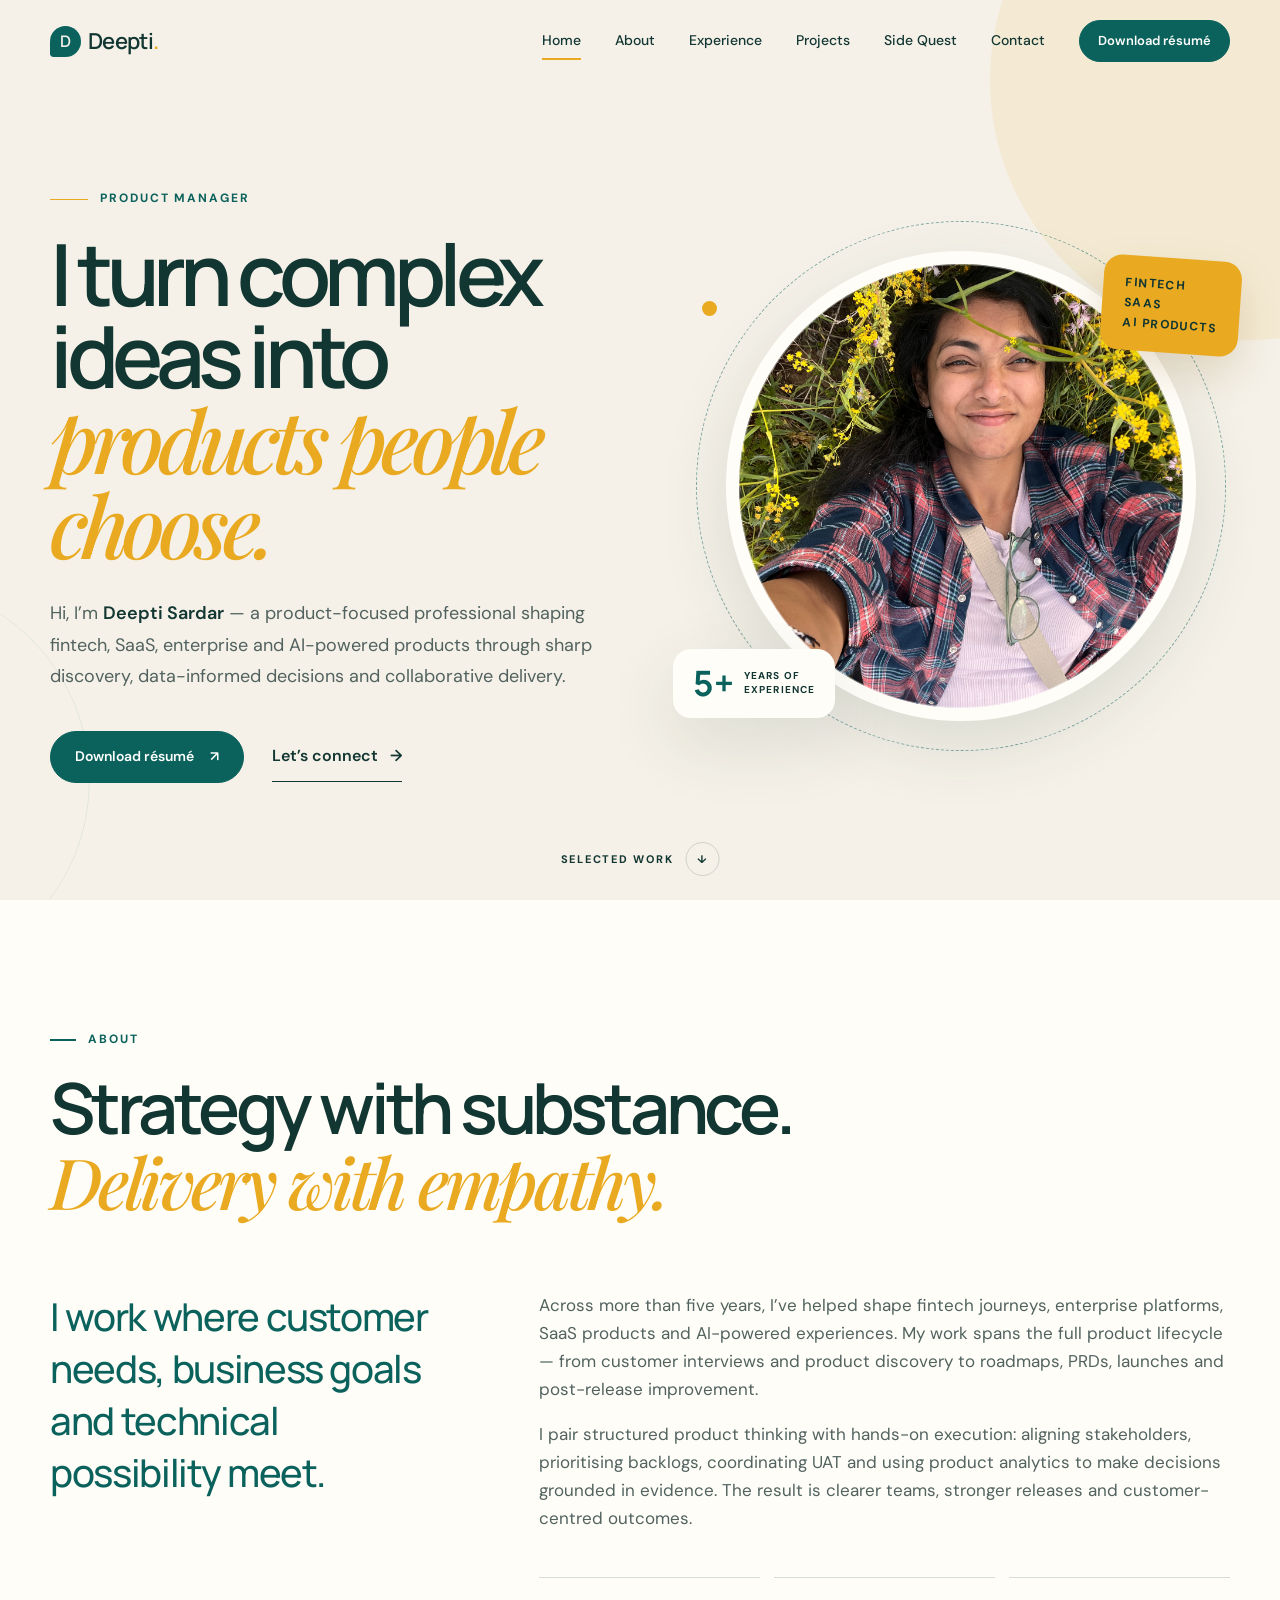
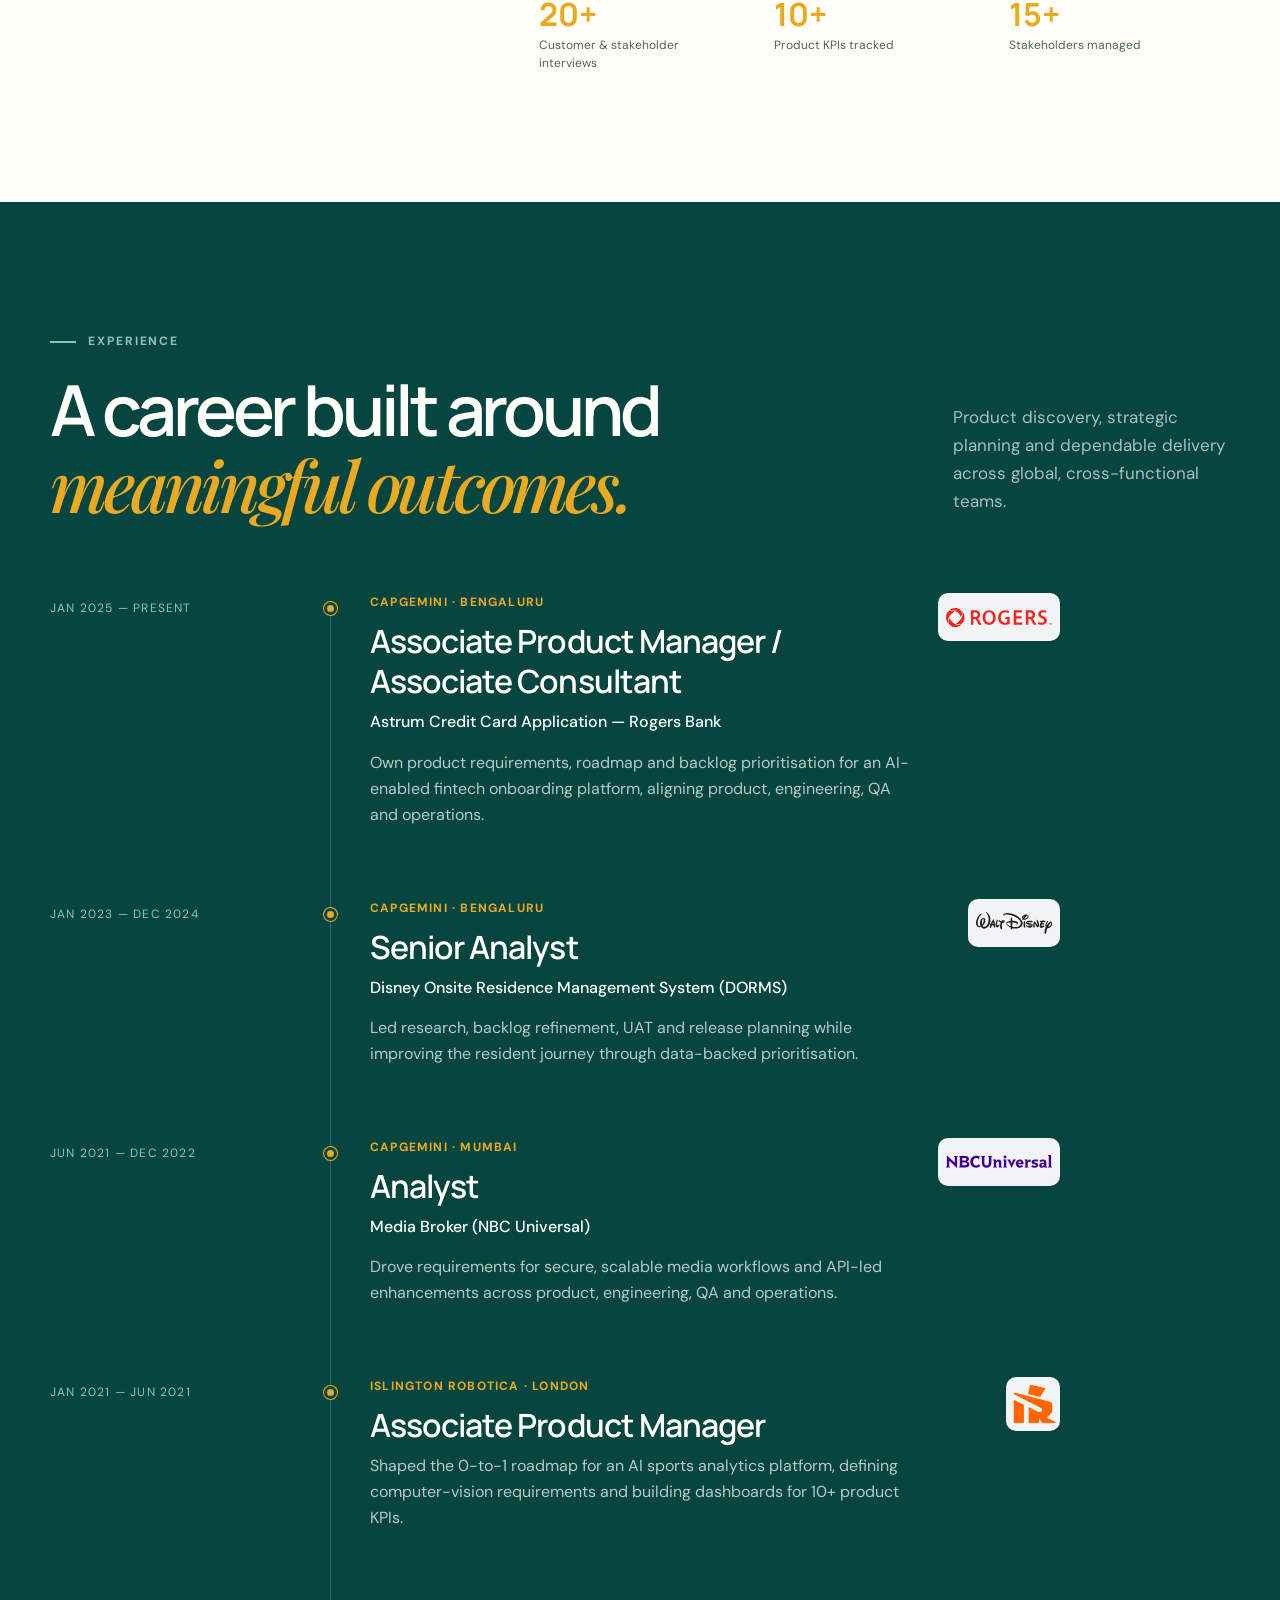
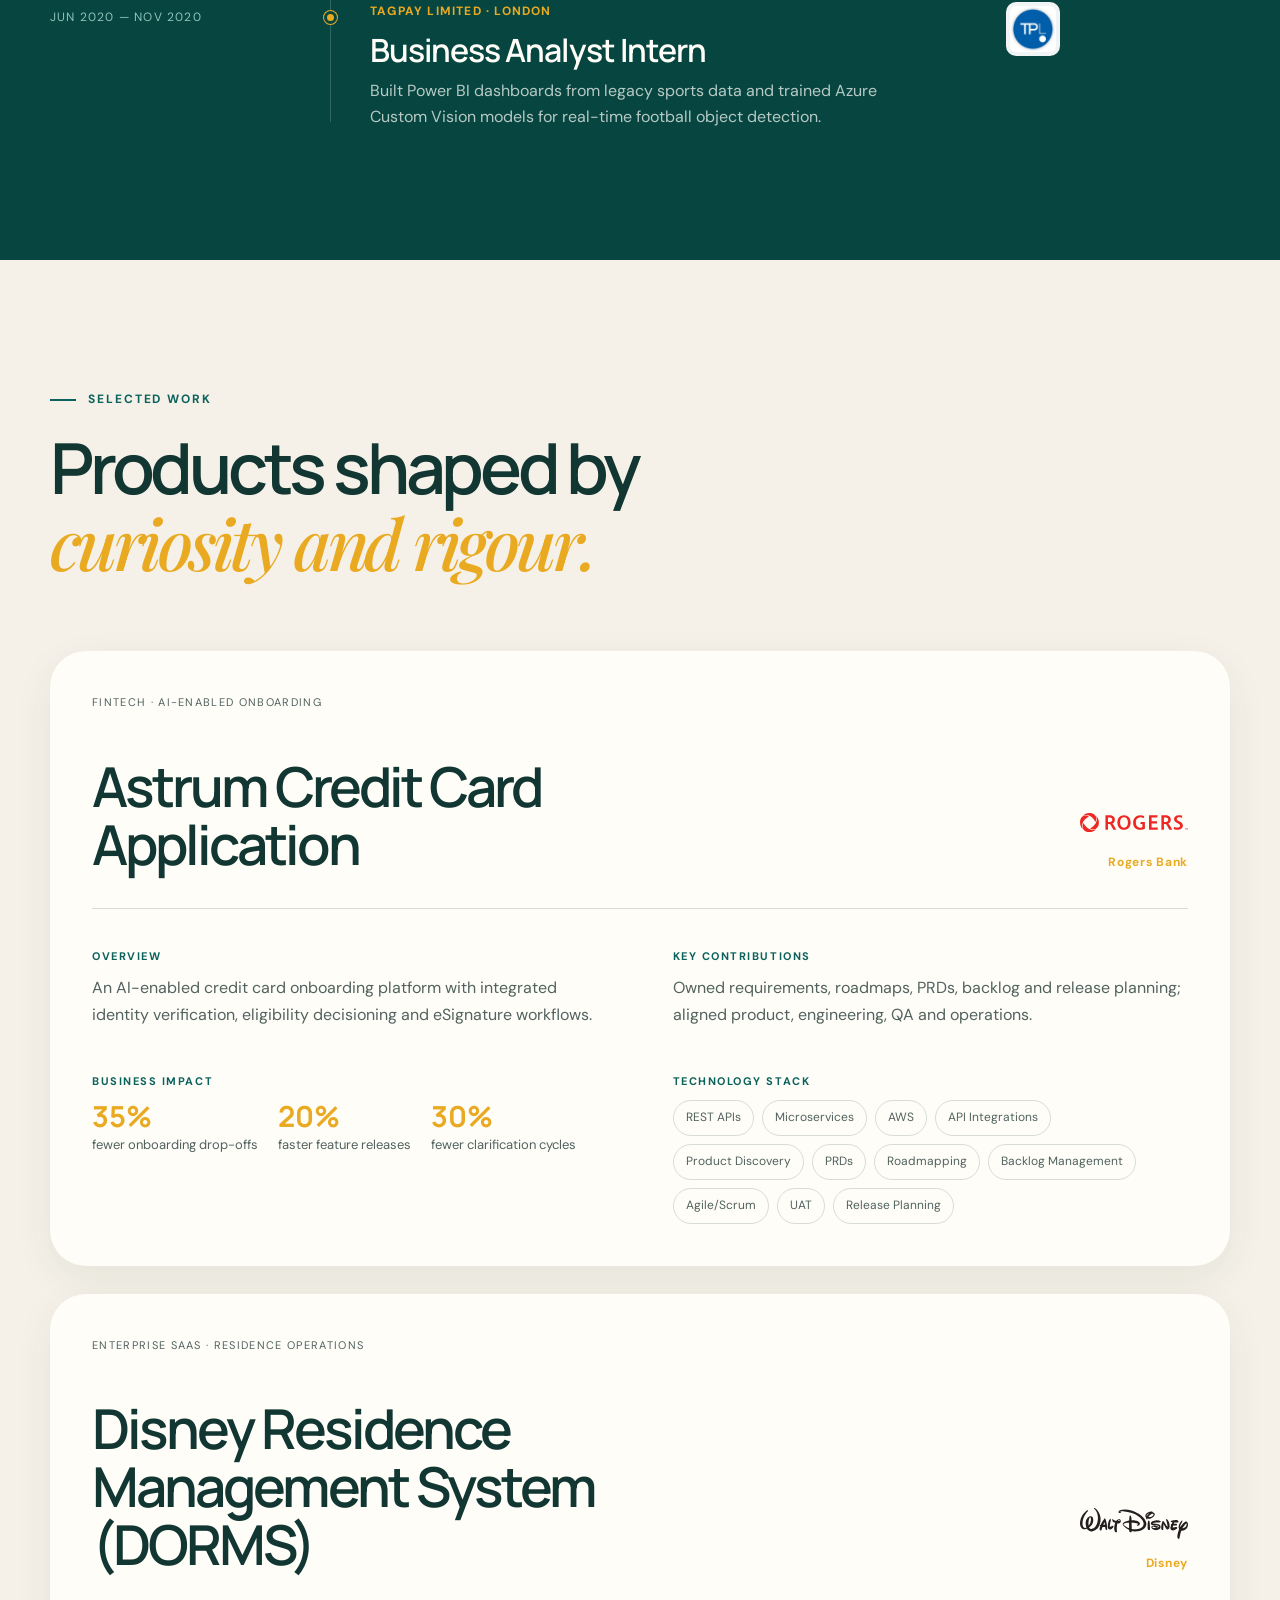
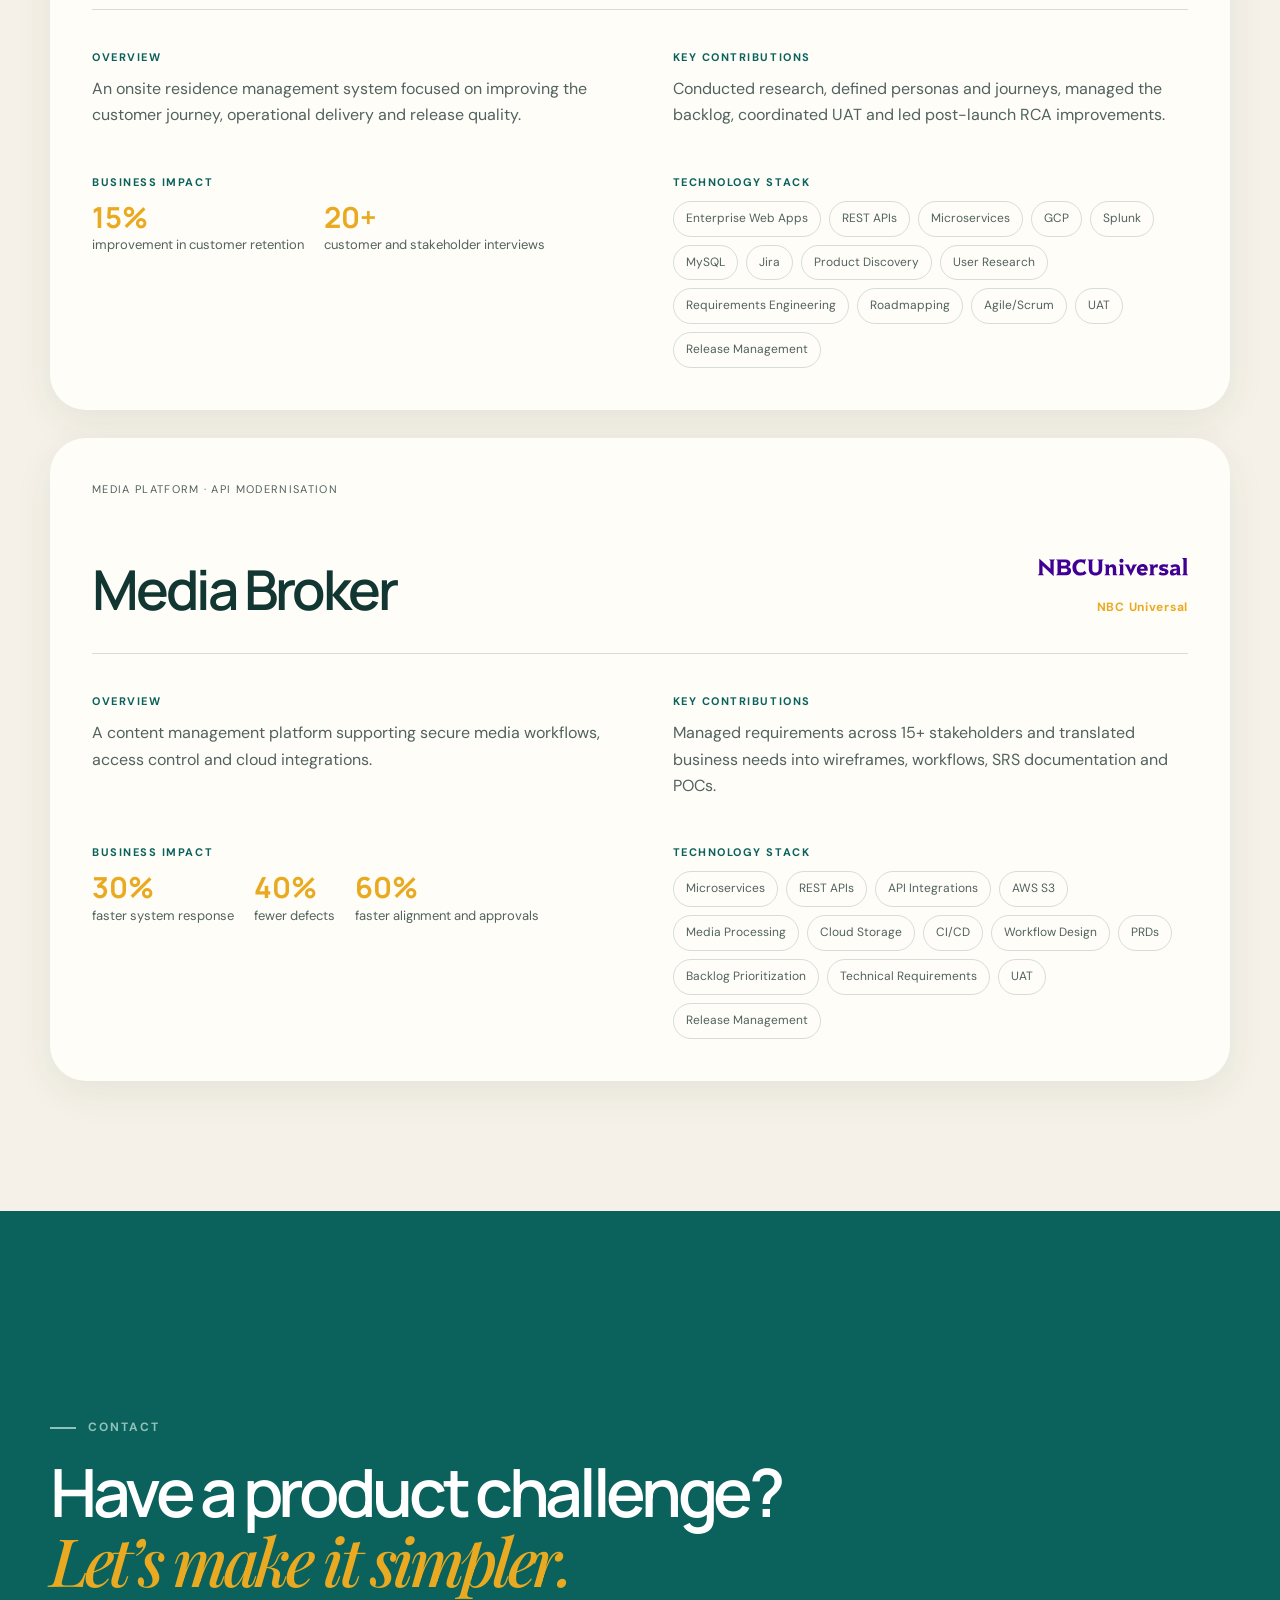
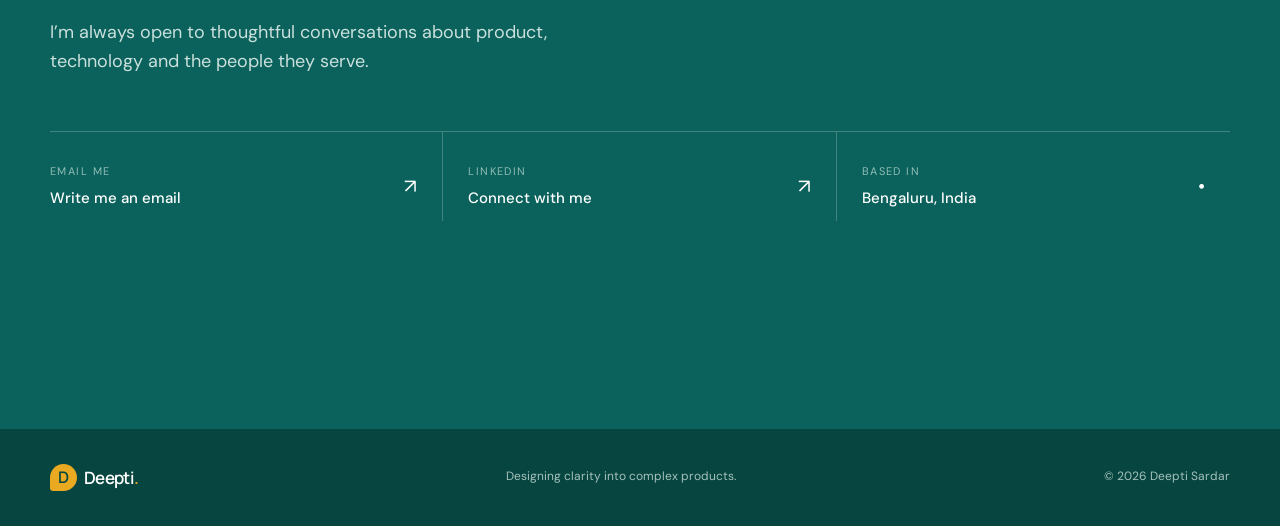
<file: index.html>
<!DOCTYPE html>
<html lang="en">
<head>
  <meta charset="UTF-8">
  <meta name="viewport" content="width=device-width, initial-scale=1.0">
  <meta name="description" content="Portfolio of Deepti Sardar, a product manager building customer-centred fintech, SaaS, enterprise and AI products.">
  <meta name="author" content="Deepti Sardar">
  <meta name="theme-color" content="#0b625c">
  <meta property="og:type" content="website">
  <meta property="og:title" content="Deepti Sardar — Product Manager">
  <meta property="og:description" content="Product manager with 5+ years of experience across fintech, SaaS, enterprise platforms and AI products.">
  <meta property="og:image" content="assets/profile-placeholder.png">
  <title>Deepti Sardar — Product Manager</title>
  <link rel="stylesheet" href="style.css">
  <script src="script.js" defer></script>
</head>
<body>
  <a class="skip-link" href="#main-content">Skip to content</a>

  <header class="site-header" id="site-header">
    <nav class="nav container" aria-label="Primary navigation">
      <a class="brand" href="#home" aria-label="Deepti Sardar, home">
        <span class="brand-mark">D</span><span>Deepti<span class="brand-dot">.</span></span>
      </a>
      <button class="menu-toggle" type="button" aria-expanded="false" aria-controls="nav-links" aria-label="Open navigation menu">
        <span></span><span></span><span></span>
      </button>
      <div class="nav-links" id="nav-links">
        <a class="nav-link active" href="#home">Home</a>
        <a class="nav-link" href="#about">About</a>
        <a class="nav-link" href="#experience">Experience</a>
        <a class="nav-link" href="#projects">Projects</a>
        <a class="nav-link" href="side-quest.html">Side Quest</a>
        <a class="nav-link" href="#contact">Contact</a>
        <a class="button button-small" href="assets/resume.pdf" download>Download résumé</a>
      </div>
    </nav>
  </header>

  <main id="main-content">
    <section class="hero" id="home" aria-labelledby="hero-title">
      <div class="hero-orbit orbit-one" aria-hidden="true"></div>
      <div class="container hero-grid">
        <div class="hero-copy reveal">
          <p class="eyebrow"><span></span> Product Manager</p>
          <h1 id="hero-title">I turn complex ideas into <em>products people choose.</em></h1>
          <p class="hero-intro">Hi, I’m <strong>Deepti Sardar</strong> — a product-focused professional shaping fintech, SaaS, enterprise and AI-powered products through sharp discovery, data-informed decisions and collaborative delivery.</p>
          <div class="hero-actions">
            <a class="button" href="assets/resume.pdf" download>Download résumé <span aria-hidden="true">↗</span></a>
            <a class="text-link" href="#contact">Let’s connect <span aria-hidden="true">→</span></a>
          </div>
        </div>

        <div class="hero-visual reveal" data-delay="150">
          <div class="portrait-wrap">
            <div class="portrait-ring"></div>
            <img src="assets/profile-placeholder.png" alt="Deepti Sardar smiling among wildflowers" width="4032" height="3024">
          </div>
          <div class="experience-badge">
            <strong>5+</strong>
            <span>Years of<br>experience</span>
          </div>
          <div class="hero-note"><span>Fintech</span><span>SaaS</span><span>AI Products</span></div>
        </div>
      </div>
      <a class="scroll-cue" href="#projects" aria-label="Scroll to featured projects">
        <span>Selected work</span><i aria-hidden="true">↓</i>
      </a>
    </section>

    <section class="section about" id="about" aria-labelledby="about-title">
      <div class="container">
        <div class="section-heading reveal">
          <p class="kicker">About</p>
          <h2 id="about-title">Strategy with substance.<br><em>Delivery with empathy.</em></h2>
        </div>
        <div class="about-grid">
          <p class="about-lead reveal">I work where customer needs, business goals and technical possibility meet.</p>
          <div class="about-copy reveal" data-delay="100">
            <p>Across more than five years, I’ve helped shape fintech journeys, enterprise platforms, SaaS products and AI-powered experiences. My work spans the full product lifecycle — from customer interviews and product discovery to roadmaps, PRDs, launches and post-release improvement.</p>
            <p>I pair structured product thinking with hands-on execution: aligning stakeholders, prioritising backlogs, coordinating UAT and using product analytics to make decisions grounded in evidence. The result is clearer teams, stronger releases and customer-centred outcomes.</p>
            <div class="about-facts" aria-label="Career highlights">
              <div><strong>20+</strong><span>Customer & stakeholder interviews</span></div>
              <div><strong>10+</strong><span>Product KPIs tracked</span></div>
              <div><strong>15+</strong><span>Stakeholders managed</span></div>
            </div>
          </div>
        </div>
      </div>
    </section>

    <!-- Capabilities section temporarily hidden
    <section class="section skills" aria-labelledby="skills-title">
      <div class="container">
        <div class="section-heading split-heading reveal">
          <div><p class="kicker">Capabilities</p><h2 id="skills-title">A versatile<br><em>product toolkit.</em></h2></div>
          <p>From first insight to shipped outcome, I bring structure to ambiguity and keep the customer in the room.</p>
        </div>
        <div class="skills-grid">
          <article class="skill-card reveal"><h3>Product Management</h3><ul><li>Product discovery & strategy</li><li>Roadmaps & lifecycle management</li><li>MVP definition & prioritisation</li><li>Customer & market research</li><li>PRDs & product launches</li></ul></article>
          <article class="skill-card reveal" data-delay="60"><h3>Execution</h3><ul><li>User stories & acceptance criteria</li><li>Backlog & sprint planning</li><li>Release management & UAT</li><li>Agile & Scrum</li><li>Cross-functional leadership</li></ul></article>
          <article class="skill-card reveal" data-delay="120"><h3>Analytics</h3><ul><li>Product metrics & KPI definition</li><li>Funnel analysis</li><li>A/B testing</li><li>SQL-driven analysis</li><li>Power BI dashboards</li></ul></article>
          <article class="skill-card reveal" data-delay="180"><h3>Technical</h3><ul><li>REST APIs & GraphQL</li><li>Java Spring Boot</li><li>Microservices</li><li>AWS Cognito & S3</li><li>Workflow automation</li></ul></article>
          <article class="skill-card reveal" data-delay="240"><h3>Tools</h3><ul><li>Jira & Confluence</li><li>Postman & Excel</li><li>Azure Custom Vision</li><li>Wireframing & POCs</li><li>BRD & SRS documentation</li></ul></article>
        </div>
      </div>
    </section>
    -->

    <section class="section experience" id="experience" aria-labelledby="experience-title">
      <div class="container">
        <div class="section-heading split-heading reveal">
          <div><p class="kicker light">Experience</p><h2 id="experience-title">A career built around<br><em>meaningful outcomes.</em></h2></div>
          <p>Product discovery, strategic planning and dependable delivery across global, cross-functional teams.</p>
        </div>
        <div class="timeline">
          <article class="timeline-item reveal">
            <div class="timeline-date">Jan 2025 — Present</div>
            <div class="timeline-dot" aria-hidden="true"></div>
            <div class="timeline-content"><img class="timeline-logo timeline-logo-wide" src="assets/rogers-logo.svg" alt="Rogers Bank"><p class="company">Capgemini · Bengaluru</p><h3>Associate Product Manager / Associate Consultant</h3><p class="project-label">Astrum Credit Card Application — Rogers Bank</p><p>Own product requirements, roadmap and backlog prioritisation for an AI-enabled fintech onboarding platform, aligning product, engineering, QA and operations.</p></div>
          </article>
          <article class="timeline-item reveal">
            <div class="timeline-date">Jan 2023 — Dec 2024</div>
            <div class="timeline-dot" aria-hidden="true"></div>
            <div class="timeline-content"><img class="timeline-logo" src="assets/disney-logo.svg" alt="Disney"><p class="company">Capgemini · Bengaluru</p><h3>Senior Analyst</h3><p class="project-label">Disney Onsite Residence Management System (DORMS)</p><p>Led research, backlog refinement, UAT and release planning while improving the resident journey through data-backed prioritisation.</p></div>
          </article>
          <article class="timeline-item reveal">
            <div class="timeline-date">Jun 2021 — Dec 2022</div>
            <div class="timeline-dot" aria-hidden="true"></div>
            <div class="timeline-content"><img class="timeline-logo timeline-logo-wide" src="assets/nbcu-logo.svg" alt="NBC Universal"><p class="company">Capgemini · Mumbai</p><h3>Analyst</h3><p class="project-label">Media Broker (NBC Universal)</p><p>Drove requirements for secure, scalable media workflows and API-led enhancements across product, engineering, QA and operations.</p></div>
          </article>
          <article class="timeline-item reveal">
            <div class="timeline-date">Jan 2021 — Jun 2021</div>
            <div class="timeline-dot" aria-hidden="true"></div>
            <div class="timeline-content"><img class="timeline-logo timeline-logo-square" src="assets/islington-logo.png" alt="Islington Robotica"><p class="company">Islington Robotica · London</p><h3>Associate Product Manager</h3><p>Shaped the 0-to-1 roadmap for an AI sports analytics platform, defining computer-vision requirements and building dashboards for 10+ product KPIs.</p></div>
          </article>
          <article class="timeline-item reveal">
            <div class="timeline-date">Jun 2020 — Nov 2020</div>
            <div class="timeline-dot" aria-hidden="true"></div>
            <div class="timeline-content"><img class="timeline-logo timeline-logo-square" src="assets/tagpay-logo.png" alt="TAGPAY Limited"><p class="company">TAGPAY Limited · London</p><h3>Business Analyst Intern</h3><p>Built Power BI dashboards from legacy sports data and trained Azure Custom Vision models for real-time football object detection.</p></div>
          </article>
        </div>
      </div>
    </section>

    <section class="section projects" id="projects" aria-labelledby="projects-title">
      <div class="container">
        <div class="section-heading reveal">
          <p class="kicker">Selected Work</p>
          <h2 id="projects-title">Products shaped by<br><em>curiosity and rigour.</em></h2>
        </div>
        <div class="case-studies">
          <article class="case-card reveal">
            <div class="case-top"><span class="case-type">Fintech · AI-enabled onboarding</span></div>
            <div class="case-title"><h3>Astrum Credit Card Application</h3><div class="client-brand"><img src="assets/rogers-logo.svg" alt=""><span>Rogers Bank</span></div></div>
            <div class="case-details">
              <div><h4>Overview</h4><p>An AI-enabled credit card onboarding platform with integrated identity verification, eligibility decisioning and eSignature workflows.</p></div>
              <div><h4>Key Contributions</h4><p>Owned requirements, roadmaps, PRDs, backlog and release planning; aligned product, engineering, QA and operations.</p></div>
              <div class="impact"><h4>Business Impact</h4><p><strong>35%</strong> fewer onboarding drop-offs</p><p><strong>20%</strong> faster feature releases</p><p><strong>30%</strong> fewer clarification cycles</p></div>
              <div><h4>Technology Stack</h4><div class="tags"><span>REST APIs</span><span>Microservices</span><span>AWS</span><span>API Integrations</span><span>Product Discovery</span><span>PRDs</span><span>Roadmapping</span><span>Backlog Management</span><span>Agile/Scrum</span><span>UAT</span><span>Release Planning</span></div></div>
            </div>
          </article>

          <article class="case-card reveal">
            <div class="case-top"><span class="case-type">Enterprise SaaS · Residence operations</span></div>
            <div class="case-title"><h3>Disney Residence Management System (DORMS)</h3><div class="client-brand"><img src="assets/disney-logo.svg" alt=""><span>Disney</span></div></div>
            <div class="case-details">
              <div><h4>Overview</h4><p>An onsite residence management system focused on improving the customer journey, operational delivery and release quality.</p></div>
              <div><h4>Key Contributions</h4><p>Conducted research, defined personas and journeys, managed the backlog, coordinated UAT and led post-launch RCA improvements.</p></div>
              <div class="impact"><h4>Business Impact</h4><p><strong>15%</strong> improvement in customer retention</p><p><strong>20+</strong> customer and stakeholder interviews</p></div>
              <div><h4>Technology Stack</h4><div class="tags"><span>Enterprise Web Apps</span><span>REST APIs</span><span>Microservices</span><span>GCP</span><span>Splunk</span><span>MySQL</span><span>Jira</span><span>Product Discovery</span><span>User Research</span><span>Requirements Engineering</span><span>Roadmapping</span><span>Agile/Scrum</span><span>UAT</span><span>Release Management</span></div></div>
            </div>
          </article>

          <article class="case-card reveal">
            <div class="case-top"><span class="case-type">Media platform · API modernisation</span></div>
            <div class="case-title"><h3>Media Broker</h3><div class="client-brand client-brand-wide"><img src="assets/nbcu-logo.svg" alt=""><span>NBC Universal</span></div></div>
            <div class="case-details">
              <div><h4>Overview</h4><p>A content management platform supporting secure media workflows, access control and cloud integrations.</p></div>
              <div><h4>Key Contributions</h4><p>Managed requirements across 15+ stakeholders and translated business needs into wireframes, workflows, SRS documentation and POCs.</p></div>
              <div class="impact"><h4>Business Impact</h4><p><strong>30%</strong> faster system response</p><p><strong>40%</strong> fewer defects</p><p><strong>60%</strong> faster alignment and approvals</p></div>
              <div><h4>Technology Stack</h4><div class="tags"><span>Microservices</span><span>REST APIs</span><span>API Integrations</span><span>AWS S3</span><span>Media Processing</span><span>Cloud Storage</span><span>CI/CD</span><span>Workflow Design</span><span>PRDs</span><span>Backlog Prioritization</span><span>Technical Requirements</span><span>UAT</span><span>Release Management</span></div></div>
            </div>
          </article>
        </div>
      </div>
    </section>

    <!-- Certifications section temporarily hidden
    <section class="section certifications" aria-labelledby="certifications-title">
      <div class="container cert-grid">
        <div class="section-heading reveal"><p class="kicker">Credentials</p><h2 id="certifications-title">Always learning.<br><em>Always building.</em></h2></div>
        <div class="cert-list">
          <article class="cert-item reveal"><span>2025</span><div><h3>Certified Scrum Master (CSM)</h3><p>Scrum Alliance</p></div><i aria-hidden="true">↗</i></article>
          <article class="cert-item reveal"><span>2025</span><div><h3>Microsoft AI Product Manager</h3><p>Professional Certificate · Coursera</p></div><i aria-hidden="true">↗</i></article>
          <article class="cert-item reveal"><span>2024</span><div><h3>Delivery Excellence Award</h3><p>Capgemini</p></div><i aria-hidden="true">↗</i></article>
          <article class="cert-item reveal"><span>2024</span><div><h3>Agile Software Development</h3><p>Coursera</p></div><i aria-hidden="true">↗</i></article>
        </div>
      </div>
    </section>
    -->

    <section class="section contact" id="contact" aria-labelledby="contact-title">
      <div class="container contact-inner reveal">
        <p class="kicker light">Contact</p>
        <h2 id="contact-title">Have a product challenge?<br><em>Let’s make it simpler.</em></h2>
        <p class="contact-intro">I’m always open to thoughtful conversations about product, technology and the people they serve.</p>
        <div class="contact-links">
          <a href="https://mail.google.com/mail/?view=cm&amp;fs=1&amp;to=deeptisardar11@gmail.com" target="_blank" rel="noopener noreferrer" aria-label="Email Deepti using Gmail"><span>Email me</span><strong>Write me an email</strong><i aria-hidden="true">↗</i></a>
          <a href="https://www.linkedin.com/in/deepti-sardar/" target="_blank" rel="noopener noreferrer" aria-label="Connect with Deepti on LinkedIn"><span>LinkedIn</span><strong>Connect with me</strong><i aria-hidden="true">↗</i></a>
          <div><span>Based in</span><strong>Bengaluru, India</strong><i aria-hidden="true">•</i></div>
        </div>
      </div>
    </section>
  </main>

  <footer class="footer">
    <div class="container footer-inner">
      <a class="brand footer-brand" href="#home"><span class="brand-mark">D</span><span>Deepti<span class="brand-dot">.</span></span></a>
      <p>Designing clarity into complex products.</p>
      <p>© <span id="year"></span> Deepti Sardar</p>
    </div>
  </footer>
</body>
</html>
</file>
<file: style.css>
@import url('https://fonts.googleapis.com/css2?family=DM+Sans:wght@400;500;600&family=Manrope:wght@400;500;600;700&family=Playfair+Display:ital,wght@1,500&display=swap');

:root {
  --cream: #f5f1e8;
  --cream-deep: #ebe4d5;
  --paper: #fffdf8;
  --teal: #0b625c;
  --teal-dark: #074640;
  --teal-soft: #d9e8e2;
  --mustard: #e9aa22;
  --ink: #123632;
  --body: #51625f;
  --line: rgba(18, 54, 50, 0.16);
  --radius-lg: 36px;
  --radius-md: 22px;
  --shadow: 0 24px 70px rgba(34, 55, 48, 0.12);
  --container: 1180px;
  --header-height: 82px;
}

* { box-sizing: border-box; }
html { scroll-behavior: smooth; scroll-padding-top: calc(var(--header-height) + 24px); }
body { margin: 0; background: var(--cream); color: var(--ink); font-family: "DM Sans", Arial, sans-serif; font-size: 16px; line-height: 1.65; overflow-x: hidden; }
body.menu-open { overflow: hidden; }
body.menu-open .site-header { height: var(--header-height); background: transparent; box-shadow: none; backdrop-filter: none; }
img { display: block; max-width: 100%; }
a { color: inherit; text-decoration: none; }
button { font: inherit; }
.container { width: min(calc(100% - 48px), var(--container)); margin-inline: auto; }
.skip-link { position: fixed; z-index: 200; top: 8px; left: 8px; padding: 10px 16px; background: var(--paper); color: var(--teal); transform: translateY(-150%); transition: transform .2s; }
.skip-link:focus { transform: translateY(0); }

.site-header { position: fixed; inset: 0 0 auto; z-index: 100; height: var(--header-height); transition: background .3s, box-shadow .3s, height .3s; }
.site-header.scrolled { height: 70px; background: rgba(245, 241, 232, .9); box-shadow: 0 6px 30px rgba(18,54,50,.07); backdrop-filter: blur(16px); }
.nav { height: 100%; display: flex; align-items: center; justify-content: space-between; }
.brand { display: inline-flex; align-items: center; gap: 7px; font: 600 22px/1 "Manrope", sans-serif; letter-spacing: -.7px; }
.brand-mark { display: grid; place-items: center; width: 31px; height: 31px; border-radius: 50% 50% 50% 12%; background: var(--teal); color: var(--cream); font-size: 16px; }
.brand-dot { color: var(--mustard); }
.nav-links { display: flex; align-items: center; gap: 34px; }
.nav-link { position: relative; font-size: 14px; font-weight: 500; }
.nav-link::after { content: ""; position: absolute; left: 0; right: 100%; bottom: -7px; height: 2px; background: var(--mustard); transition: right .3s; }
.nav-link:hover::after, .nav-link.active::after { right: 0; }
.nav-link-disabled { display: inline-flex; align-items: center; gap: 6px; cursor: default; }
.nav-link-disabled small { padding: 2px 5px; border-radius: 999px; background: var(--mustard); color: var(--ink); font-size: 7px; line-height: 1.2; letter-spacing: .08em; text-transform: uppercase; }
.nav-link-disabled::after { display: none; }
.menu-toggle { display: none; padding: 8px; border: 0; background: transparent; cursor: pointer; }
.menu-toggle span { display: block; width: 25px; height: 2px; margin: 5px; background: var(--ink); transition: transform .25s, opacity .25s; }

.button { display: inline-flex; align-items: center; justify-content: center; gap: 16px; min-height: 52px; padding: 0 24px; border: 1px solid var(--teal); border-radius: 999px; background: var(--teal); color: white; font-weight: 600; font-size: 14px; transition: transform .25s, background .25s, box-shadow .25s; }
.button:hover { transform: translateY(-3px); background: var(--teal-dark); box-shadow: 0 12px 25px rgba(11,98,92,.2); }
.button-small { min-height: 42px; padding: 0 18px; font-size: 13px; }
.text-link { display: inline-flex; gap: 12px; align-items: center; padding: 12px 0; font-weight: 600; border-bottom: 1px solid var(--ink); }
.text-link span { transition: transform .25s; }
.text-link:hover span { transform: translateX(5px); }

.hero { position: relative; min-height: 100svh; padding: calc(var(--header-height) + 70px) 0 80px; display: flex; align-items: center; overflow: hidden; }
.hero::before { content: ""; position: absolute; width: 520px; height: 520px; right: -230px; top: -180px; border-radius: 50%; background: var(--mustard); opacity: .1; }
.hero-grid { display: grid; grid-template-columns: 1.02fr .98fr; align-items: center; gap: 80px; }
.eyebrow, .kicker { display: flex; align-items: center; gap: 12px; margin: 0 0 24px; text-transform: uppercase; letter-spacing: .16em; font-size: 12px; font-weight: 700; color: var(--teal); }
.eyebrow span { width: 38px; height: 1px; background: var(--mustard); }
h1, h2, h3, p { margin-top: 0; }
h1 { max-width: 720px; margin-bottom: 30px; font: 600 clamp(3.5rem, 6.7vw, 6.6rem)/.96 "Manrope", sans-serif; letter-spacing: -.075em; }
h1 em, h2 em { color: var(--mustard); font-family: "Playfair Display", Georgia, serif; font-weight: 500; }
.hero-intro { max-width: 610px; color: var(--body); font-size: 18px; line-height: 1.75; }
.hero-intro strong { color: var(--ink); font-weight: 600; }
.hero-actions { margin-top: 38px; display: flex; align-items: center; gap: 28px; }
.hero-visual { position: relative; min-height: 560px; display: grid; place-items: center; }
.portrait-wrap { position: relative; width: min(38vw, 470px); aspect-ratio: 1; border-radius: 50%; padding: 13px; background: var(--paper); box-shadow: var(--shadow); animation: float 6s ease-in-out infinite; }
.portrait-wrap::after { content: ""; position: absolute; inset: 13px; border-radius: 50%; box-shadow: inset 0 0 0 1px rgba(255,255,255,.4); pointer-events: none; }
.portrait-wrap img { width: 100%; height: 100%; object-fit: cover; object-position: 52% 50%; border-radius: 50%; }
.portrait-ring { position: absolute; z-index: -1; inset: -30px; border: 1px dashed rgba(11,98,92,.5); border-radius: 50%; animation: spin 28s linear infinite; }
.portrait-ring::before { content: ""; position: absolute; width: 15px; height: 15px; top: 15%; left: 1%; border-radius: 50%; background: var(--mustard); box-shadow: 0 0 0 8px var(--cream); }
.experience-badge { position: absolute; z-index: 2; left: -18px; bottom: 48px; display: flex; align-items: center; gap: 10px; padding: 17px 20px; border-radius: 18px; background: var(--paper); box-shadow: var(--shadow); }
.experience-badge strong { font: 700 35px/1 "Manrope", sans-serif; color: var(--teal); }
.experience-badge span { font-size: 10px; line-height: 1.4; letter-spacing: .11em; text-transform: uppercase; font-weight: 700; }
.hero-note { position: absolute; right: -10px; top: 52px; display: flex; flex-direction: column; padding: 18px 22px; border-radius: 18px; background: var(--mustard); color: var(--ink); font-size: 12px; text-transform: uppercase; letter-spacing: .12em; font-weight: 700; transform: rotate(4deg); box-shadow: 0 18px 40px rgba(125,87,14,.18); }
.scroll-cue { position: absolute; left: 50%; bottom: 24px; display: flex; align-items: center; gap: 12px; transform: translateX(-50%); font-size: 11px; font-weight: 700; letter-spacing: .16em; text-transform: uppercase; }
.scroll-cue i { display: grid; place-items: center; width: 34px; height: 34px; border: 1px solid var(--line); border-radius: 50%; font-style: normal; animation: nudge 2s infinite; }
.hero-orbit { position: absolute; border: 1px solid rgba(11,98,92,.08); border-radius: 50%; }
.orbit-one { width: 400px; height: 400px; left: -310px; bottom: -80px; }
.orbit-two { width: 110px; height: 110px; left: 48%; top: 19%; }

.section { padding: 130px 0; }
.section-heading { margin-bottom: 70px; }
.section-heading h2 { margin: 0; font: 600 clamp(2.7rem, 5.5vw, 5.1rem)/1.06 "Manrope", sans-serif; letter-spacing: -.06em; }
.kicker { margin-bottom: 20px; }
.kicker::before { content: ""; width: 26px; height: 2px; background: currentColor; }
.kicker.light { color: #8fc2ba; }
.split-heading { display: grid; grid-template-columns: 1.5fr .5fr; gap: 70px; align-items: end; }
.split-heading > p { max-width: 370px; margin: 0 0 8px; color: var(--body); font-size: 17px; }

.about { background: var(--paper); }
.about-grid { display: grid; grid-template-columns: .72fr 1.28fr; gap: 100px; }
.about-lead { margin: 0; font: 500 clamp(1.7rem, 3vw, 2.6rem)/1.35 "Manrope", sans-serif; letter-spacing: -.035em; color: var(--teal); }
.about-copy > p { max-width: 690px; color: var(--body); font-size: 17px; }
.about-facts { display: grid; grid-template-columns: repeat(3, 1fr); gap: 14px; margin-top: 45px; }
.about-facts div { padding-top: 20px; border-top: 1px solid var(--line); }
.about-facts strong { display: block; margin-bottom: 6px; color: var(--mustard); font: 700 32px/1 "Manrope", sans-serif; }
.about-facts span { display: block; max-width: 140px; color: var(--body); font-size: 12px; line-height: 1.5; }

.skills { background: var(--cream); }
.skills-grid { display: grid; grid-template-columns: repeat(6, 1fr); gap: 18px; }
.skill-card { grid-column: span 2; min-height: 340px; padding: 30px; border: 1px solid var(--line); border-radius: var(--radius-md); background: rgba(255,253,248,.55); transition: transform .3s, background .3s, box-shadow .3s; }
.skill-card:nth-child(4) { grid-column: 2 / span 2; }
.skill-card:hover { transform: translateY(-8px); background: var(--paper); box-shadow: 0 20px 45px rgba(34,55,48,.08); }
.skill-card h3 { margin: 48px 0 22px; font: 600 21px/1.2 "Manrope", sans-serif; }
.skill-card ul { margin: 0; padding: 0; list-style: none; color: var(--body); font-size: 14px; }
.skill-card li { margin: 7px 0; }

.experience { background: var(--teal-dark); color: var(--paper); }
.experience .split-heading > p { color: #a6c1bc; }
.timeline { position: relative; }
.timeline::before { content: ""; position: absolute; left: 280px; top: 8px; bottom: 8px; width: 1px; background: rgba(255,255,255,.18); }
.timeline-item { position: relative; display: grid; grid-template-columns: 250px 1fr; gap: 70px; padding: 0 0 70px; }
.timeline-item:last-child { padding-bottom: 0; }
.timeline-date { padding-top: 6px; color: #8fc2ba; font-size: 12px; letter-spacing: .1em; text-transform: uppercase; }
.timeline-dot { position: absolute; left: 274px; top: 9px; width: 13px; height: 13px; border: 3px solid var(--teal-dark); border-radius: 50%; background: var(--mustard); box-shadow: 0 0 0 1px var(--mustard); }
.timeline-content { position: relative; max-width: 690px; padding-right: 145px; }
.timeline-logo { position: absolute; top: 0; right: 0; width: 92px; height: 48px; padding: 8px; object-fit: contain; border-radius: 10px; background: rgba(255,255,255,.94); }
.timeline-logo-wide { width: 122px; }
.timeline-logo-square { width: 54px; height: 54px; padding: 4px; }
.timeline-logo-lahol { width: 130px; }
.company { margin-bottom: 8px; color: var(--mustard); font-size: 12px; font-weight: 700; letter-spacing: .1em; text-transform: uppercase; }
.timeline-content h3 { margin-bottom: 8px; font: 600 clamp(1.35rem,2.5vw,2rem)/1.25 "Manrope", sans-serif; letter-spacing: -.03em; }
.timeline-content > p:last-child { margin-bottom: 0; color: #b7c9c5; }
.project-label { margin-bottom: 14px; color: white; font-weight: 500; }

.projects { background: var(--cream); }
.case-studies { display: grid; gap: 28px; }
.case-card { padding: 42px; border-radius: var(--radius-lg); background: var(--paper); box-shadow: 0 12px 38px rgba(34,55,48,.07); transition: transform .35s, box-shadow .35s; }
.case-card:hover { transform: translateY(-6px); box-shadow: var(--shadow); }
.case-top { display: flex; align-items: center; margin-bottom: 45px; }
.case-type { color: var(--body); font-size: 11px; letter-spacing: .12em; text-transform: uppercase; }
.case-title { display: grid; grid-template-columns: 1fr auto; gap: 30px; align-items: end; padding-bottom: 35px; border-bottom: 1px solid var(--line); }
.case-title h3 { max-width: 720px; margin: 0; font: 600 clamp(2rem,4.3vw,4rem)/1.06 "Manrope", sans-serif; letter-spacing: -.055em; }
.client-brand { display: grid; justify-items: end; gap: 7px; min-width: 130px; }
.client-brand img { width: 108px; height: 48px; object-fit: contain; object-position: right center; }
.client-brand-wide img { width: 150px; }
.client-brand span { color: var(--mustard); font-size: 12px; font-weight: 700; letter-spacing: .06em; }
.case-details { display: grid; grid-template-columns: 1fr 1fr; gap: 38px 65px; padding-top: 38px; }
.case-details h4 { margin: 0 0 10px; font-size: 11px; letter-spacing: .14em; text-transform: uppercase; color: var(--teal); }
.case-details p { margin-bottom: 6px; color: var(--body); }
.impact p { display: inline-block; margin-right: 20px; font-size: 13px; }
.impact strong { display: block; color: var(--mustard); font: 700 29px/1.15 "Manrope", sans-serif; }
.tags { display: flex; flex-wrap: wrap; gap: 8px; }
.tags span { padding: 7px 12px; border: 1px solid var(--line); border-radius: 999px; color: var(--body); font-size: 12px; }

.certifications { background: var(--paper); }
.cert-grid { display: grid; grid-template-columns: .8fr 1.2fr; gap: 90px; }
.cert-list { border-top: 1px solid var(--line); }
.cert-item { display: grid; grid-template-columns: 60px 1fr auto; gap: 24px; align-items: center; padding: 26px 8px; border-bottom: 1px solid var(--line); transition: padding .25s, color .25s; }
.cert-item:hover { padding-inline: 18px; color: var(--teal); }
.cert-item > span { color: var(--mustard); font-size: 12px; font-weight: 700; }
.cert-item h3 { margin: 0 0 3px; font: 600 18px/1.35 "Manrope", sans-serif; }
.cert-item p { margin: 0; color: var(--body); font-size: 13px; }
.cert-item i { font-style: normal; font-size: 20px; }

.contact { min-height: calc(100svh - var(--header-height)); padding-block: clamp(72px, 9vh, 100px); display: flex; align-items: center; background: var(--teal); color: white; }
.contact-inner h2 { max-width: 1000px; margin-bottom: 22px; font: 600 clamp(3rem,5.2vw,5.4rem)/1.02 "Manrope", sans-serif; letter-spacing: -.065em; }
.contact-intro { max-width: 580px; color: #cae0dc; font-size: 18px; }
.contact-links { display: grid; grid-template-columns: repeat(3, 1fr); margin-top: clamp(36px, 6vh, 56px); border-top: 1px solid rgba(255,255,255,.22); }
.contact-links > * { display: grid; grid-template-columns: 1fr auto; gap: 6px 18px; padding: 30px 25px 10px 0; border-right: 1px solid rgba(255,255,255,.22); }
.contact-links > * + * { padding-left: 25px; }
.contact-links > *:last-child { border-right: 0; }
.contact-links span { grid-column: 1; color: #92bdb6; font-size: 11px; letter-spacing: .13em; text-transform: uppercase; }
.contact-links strong { grid-column: 1; font-size: 15px; font-weight: 500; overflow-wrap: anywhere; }
.contact-links i { grid-column: 2; grid-row: 1 / span 2; align-self: center; font-style: normal; font-size: 20px; transition: transform .25s; }
.contact-links a:hover i { transform: translate(4px,-4px); }
.footer { padding: 35px 0; background: var(--teal-dark); color: #a6c1bc; }
.footer-inner { display: flex; align-items: center; justify-content: space-between; gap: 20px; }
.footer-inner p { margin: 0; font-size: 12px; }
.footer-brand { color: white; font-size: 17px; }
.footer-brand .brand-mark { width: 27px; height: 27px; background: var(--mustard); color: var(--teal-dark); }

.reveal { opacity: 0; transform: translateY(35px); transition: opacity .75s ease, transform .75s cubic-bezier(.2,.75,.25,1); transition-delay: var(--delay, 0ms); }
.reveal.visible { opacity: 1; transform: translateY(0); }
@keyframes float { 0%,100% { transform: translateY(0) rotate(-1deg); } 50% { transform: translateY(-14px) rotate(1deg); } }
@keyframes spin { to { transform: rotate(360deg); } }
@keyframes nudge { 0%,100% { transform: translateY(0); } 50% { transform: translateY(4px); } }

@media (max-width: 980px) {
  :root { --header-height: 72px; }
  .menu-toggle { display: block; position: relative; z-index: 2; }
  .menu-toggle.active span:nth-child(1) { transform: translateY(7px) rotate(45deg); }
  .menu-toggle.active span:nth-child(2) { opacity: 0; }
  .menu-toggle.active span:nth-child(3) { transform: translateY(-7px) rotate(-45deg); }
  .nav-links { position: fixed; inset: 0; width: 100vw; height: 100dvh; padding: calc(var(--header-height) + 28px) 24px 40px; overflow-y: auto; flex-direction: column; justify-content: center; gap: 25px; background: var(--cream); opacity: 0; visibility: hidden; transform: translateY(-15px); transition: opacity .3s, visibility .3s, transform .3s; }
  .nav-links.open { opacity: 1; visibility: visible; transform: translateY(0); }
  .nav-link { font: 600 28px/1.2 "Manrope", sans-serif; }
  body.menu-open .menu-toggle span { background: var(--ink); }
  .hero { padding-top: 120px; }
  .hero-grid { grid-template-columns: 1fr 1fr; gap: 35px; }
  .hero-visual { min-height: 430px; }
  .portrait-wrap { width: min(44vw, 390px); }
  .hero-note { right: 0; top: 25px; }
  .experience-badge { left: 0; bottom: 25px; }
  .skills-grid { grid-template-columns: repeat(2, 1fr); }
  .skill-card, .skill-card:nth-child(4) { grid-column: auto; }
  .skill-card:last-child { grid-column: 1 / -1; min-height: 280px; }
  .timeline::before { left: 180px; }
  .timeline-item { grid-template-columns: 150px 1fr; gap: 60px; }
  .timeline-dot { left: 174px; }
  .cert-grid { grid-template-columns: 1fr; gap: 15px; }
  .contact-links { grid-template-columns: 1fr 1fr; }
  .contact-links > *:nth-child(2) { border-right: 0; }
  .contact-links > *:last-child { padding-left: 0; border-top: 1px solid rgba(255,255,255,.22); }
}

@media (max-width: 720px) {
  .container { width: min(calc(100% - 32px), var(--container)); }
  .section { padding: 88px 0; }
  .hero { min-height: auto; padding: 120px 0 90px; }
  .hero-grid { grid-template-columns: 1fr; }
  h1 { font-size: clamp(3rem, 15vw, 4.5rem); }
  .hero-intro { font-size: 16px; }
  .hero-visual { min-height: 390px; order: -1; margin-bottom: 24px; }
  .portrait-wrap { width: min(80vw, 350px); }
  .hero-note { right: 2px; top: 5px; padding: 14px 17px; }
  .experience-badge { left: 3px; bottom: 5px; }
  .scroll-cue { display: none; }
  .split-heading, .about-grid { grid-template-columns: 1fr; gap: 35px; }
  .section-heading { margin-bottom: 48px; }
  .section-heading h2 { font-size: clamp(2.7rem, 13vw, 4rem); }
  .about-facts { grid-template-columns: 1fr 1fr; }
  .skills-grid { grid-template-columns: 1fr; }
  .skill-card, .skill-card:last-child { grid-column: auto; min-height: auto; }
  .skill-card h3 { margin-top: 32px; }
  .timeline::before { left: 6px; }
  .timeline-item { grid-template-columns: 1fr; gap: 13px; padding-left: 34px; padding-bottom: 55px; }
  .timeline-dot { left: 0; top: 5px; }
  .timeline-date { padding-top: 0; }
  .timeline-content { padding-right: 0; padding-top: 68px; }
  .timeline-logo { left: 0; right: auto; }
  .case-card { padding: 27px 22px; border-radius: 25px; }
  .case-top { margin-bottom: 30px; }
  .case-type { max-width: 180px; text-align: right; }
  .case-title, .case-details { grid-template-columns: 1fr; gap: 25px; }
  .case-title h3 { font-size: 2.25rem; }
  .client-brand { justify-items: start; }
  .client-brand img { object-position: left center; }
  .cert-item { grid-template-columns: 48px 1fr auto; gap: 12px; }
  .contact-links { grid-template-columns: 1fr; }
  .contact { min-height: auto; padding-block: 88px; }
  .contact-links > * { border-right: 0; border-bottom: 1px solid rgba(255,255,255,.22); padding: 22px 0; }
  .contact-links > * + *, .contact-links > *:last-child { padding-left: 0; }
  .footer-inner { flex-direction: column; text-align: center; }
}

@media (max-width: 980px) and (max-height: 560px) {
  .nav-links { justify-content: flex-start; gap: 12px; padding-top: calc(var(--header-height) + 18px); padding-bottom: 24px; }
  .nav-link { font-size: 22px; }
  .nav-links .button-small { min-height: 40px; margin-top: 4px; }
}

@media (max-width: 420px) {
  .hero-actions { align-items: flex-start; flex-direction: column; gap: 12px; }
  .hero-visual { min-height: 335px; }
  .experience-badge { padding: 13px 14px; }
  .experience-badge strong { font-size: 28px; }
  .hero-note { font-size: 10px; }
  .about-facts { grid-template-columns: 1fr; }
  .case-title h3 { font-size: 1.9rem; }
  .cert-item h3 { font-size: 16px; }
}

@media (prefers-reduced-motion: reduce) {
  html { scroll-behavior: auto; }
  *, *::before, *::after { animation-duration: .01ms !important; animation-iteration-count: 1 !important; transition-duration: .01ms !important; }
  .reveal { opacity: 1; transform: none; }
}
</file>
